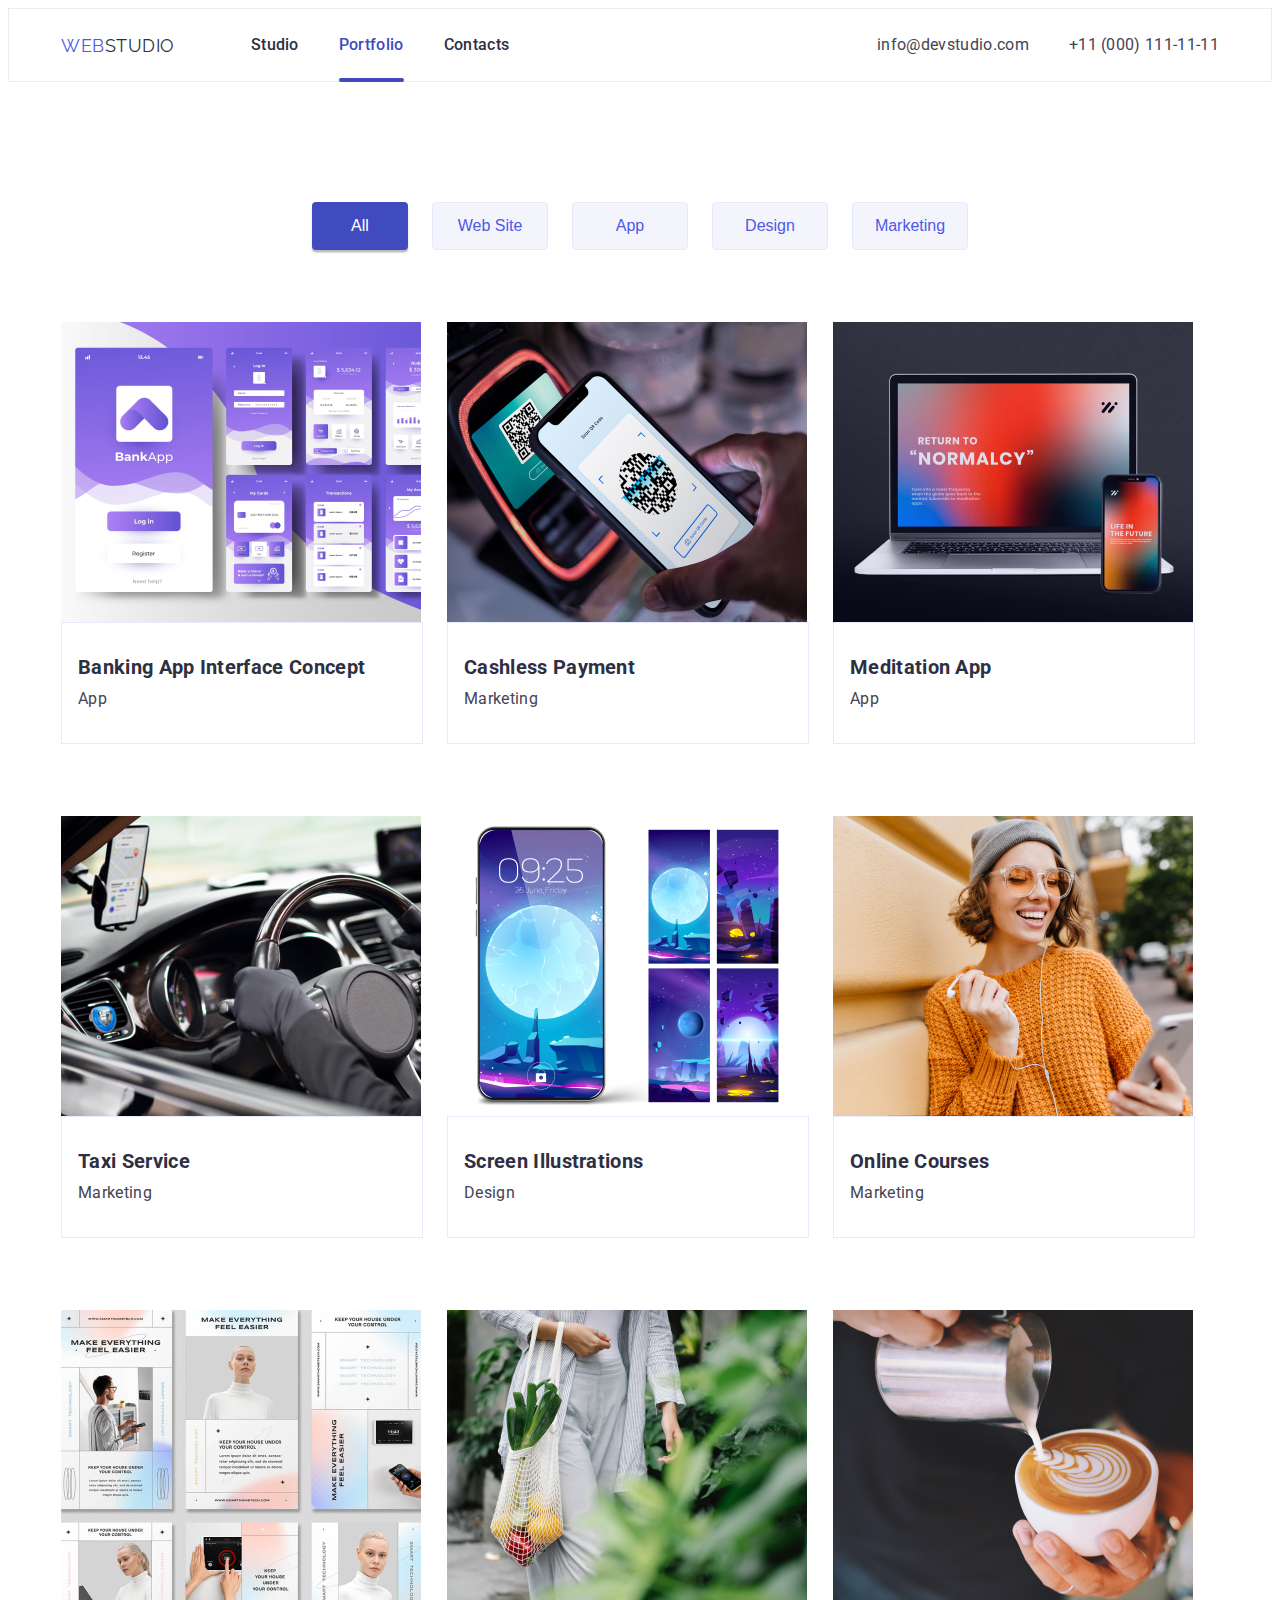
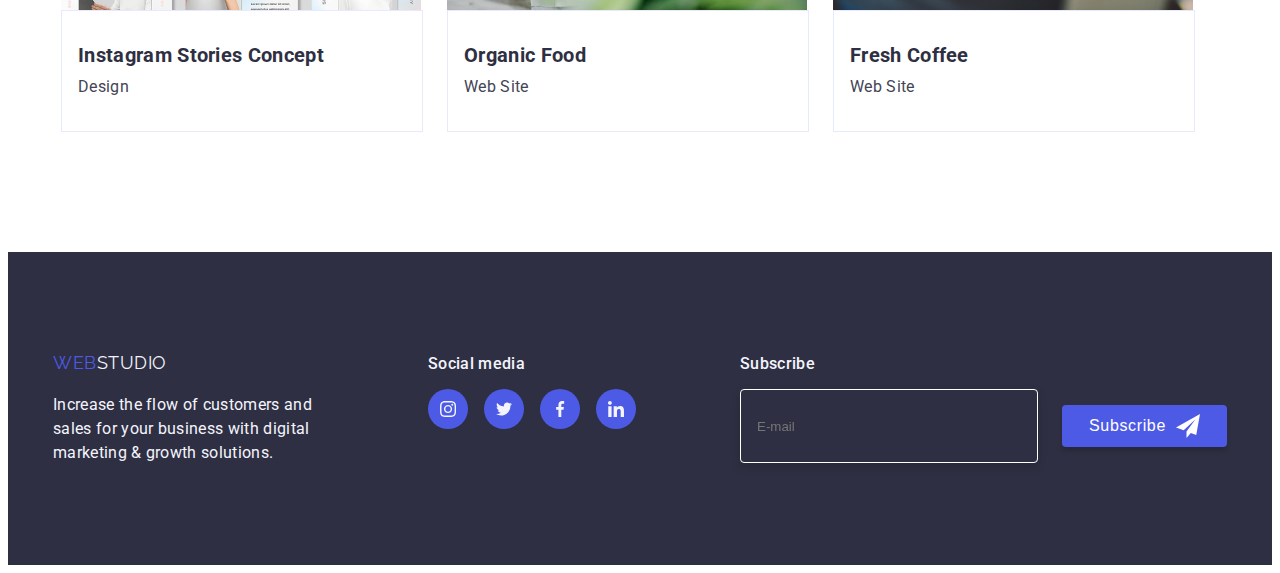
<file: portfolio.html>
<!DOCTYPE html>
<html lang="en">
<head>
   <meta charset="UTF-8">
   <meta http-equiv="X-UA-Compatible" content="IE=edge">
   <meta name="viewport" content="width=device-width, initial-scale=1.0">
   <title>Портфоліо</title>
<!--fint famaly-->
<link rel="preconnect" href="https://fonts.googleapis.com">
<link rel="preconnect" href="https://fonts.gstatic.com" crossorigin>
<link href="https://fonts.googleapis.com/css2?family=Raleway:wght@800&family=Roboto:wght@400;500;700;900&display=swap"
  rel="stylesheet">
<!--normalize-->
<link rel="stylesheet" href="https://cdnjs.cloudflare.com/ajax/libs/modern-normalize/1.1.0/modern-normalize.min.css" integrity="sha512-wpPYUAdjBVSE4KJnH1VR1HeZfpl1ub8YT/NKx4PuQ5NmX2tKuGu6U/JRp5y+Y8XG2tV+wKQpNHVUX03MfMFn9Q==" crossorigin="anonymous"
referrerpolicy="no-referrer"/>

<!--base style-->
   <link rel="stylesheet" href="./css/styles.css">
</head>
<body>
<!--Шапка сайту-->
<header class="header">
  <div class="header-container container">

   <!--Nav-->
   <nav class="header-nav">
    <a class="logo link" href="./index.html">Web<span class="logo-header">Studio</span></a>
    <ul class="header-list list">
      <li class="nav-item">
        <a href="./index.html" class="nav-link link ">Studio</a>
      </li>

      <li class="nav-item">
        <a href="./portfolio.html" class="nav-link link current">Portfolio</a>
      </li>

      <li class="nav-item">
        <a href="./index.html" class="nav-link link">Contacts</a>
      </li>
    </ul>
  </nav>

   <!--Header-->
   <ul class="header-list-cont list">
    <li class="header-link">
      <a class="auth-link  link" href="mailto:info@devstudio.com">
        info@devstudio.com</a>
    </li>
    <li>
      <a class="auth-link  link" href="tel:+11 (000) 111-11-11">
         +11 (000) 111-11-11</a>
    </li>
  </ul>
</div>

</header>

<main>
  <!--Фільтри-->
  <section class="section">
    <div class="container">
      <ul class="list-filters list ">
        <li class="button-filters">
          <button type="button" class="button active-btn">All </button></li>
        <li class="button-filters">
          <button type="button" class="button">Web Site</button></li>
        <li class="button-filters">
          <button type="button" class="button">App</button></li>
        <li class="button-filters">
          <button type="button" class="button">Design</button></li>
        <li class="button-filters">
          <button type="button" class="button">Marketing</button></li>
      </ul>


   <ul class="list card-set">
    <li class="card-set-item portfolio-item">
      <div class="overlay-thumb">
      <img src="./img/bank1.jpg" alt="Портфоліо">
      <div class="overlay-port">
        <p class="overlay-title">
          14 Stylish and User-Friendly App Design Concepts · Task Manager App · Calorie Tracker App · Exotic Fruit Ecommerce App · Cloud Storage App
        </p>
      </div>
    </div>
      <div class="portfolio-wrapper">
      <h2 class="title-portfolio">Banking App Interface Concept</h2>
      <p class="portfolio-description">App</p>
      </div>


    <li class="card-set-item portfolio-item">
      <div class="overlay-thumb">
      <img src="./img/pay2.jpg"    alt="Портфоліо">
      <div class="overlay-port">
        <p class="overlay-title">
          14 Stylish and User-Friendly App Design Concepts · Task Manager App · Calorie Tracker App · Exotic Fruit Ecommerce App · Cloud Storage App
        </p>
      </div>
    </div>
      <div class="portfolio-wrapper">
         <h2 class="title-portfolio">Cashless Payment</span></h2>
      <p class="portfolio-description">Marketing</p>
    </div>
    </li>

    <li class="card-set-item portfolio-item">
       <div class="overlay-thumb">
      <img src="./img/laptop3.jpg"  alt="Портфоліо">
      <div class="overlay-port">
        <p class="overlay-title">
          14 Stylish and User-Friendly App Design Concepts · Task Manager App · Calorie Tracker App · Exotic Fruit Ecommerce App · Cloud Storage App
        </p>
      </div>
    </div>
      <div class="portfolio-wrapper">
      <h2 class="title-portfolio">Meditation App</span></h2>
      <p class="portfolio-description">App</p>
    </div>
    </li>
    <li class="card-set-item portfolio-item">
       <div class="overlay-thumb">
      <img src="./img/taxi4.jpg"
      alt="Портфоліо">
      <div class="overlay-port">
        <p class="overlay-title">
          14 Stylish and User-Friendly App Design Concepts · Task Manager App · Calorie Tracker App · Exotic Fruit Ecommerce App · Cloud Storage App    </p>
      </div>
    </div>
      <div class="portfolio-wrapper">
      <h2 class="title-portfolio">Taxi Service</span></h2>
      <p class="portfolio-description">Marketing</p>
    </div>
    </li>
    <li class="card-set-item portfolio-item">
       <div class="overlay-thumb">
      <img src="./img/phone4.jpg" alt="Портфоліо">
      <div class="overlay-port">
        <p class="overlay-title">
          14 Stylish and User-Friendly App Design Concepts · Task Manager App · Calorie Tracker App · Exotic Fruit Ecommerce App · Cloud Storage App        </p>
      </div>
    </div>
      <div class="portfolio-wrapper">
      <h2 class="title-portfolio">Screen Illustrations</span></h2>
      <p class="portfolio-description">Design</p>
    </div>
    </li>
    <li class="card-set-item portfolio-item">
       <div class="overlay-thumb">
      <img src="./img/girl6.jpg" alt="Портфоліо">
      <div class="overlay-port">
        <p class="overlay-title">
         14 Stylish and User-Friendly App Design Concepts · Task Manager App · Calorie Tracker App · Exotic Fruit Ecommerce App · Cloud Storage App
        </p>
      </div>
    </div>
      <div class="portfolio-wrapper">
      <h2 class="title-portfolio"><span lang="en">Online Courses</span></h2>
      <p class="portfolio-description">Marketing</p>
    </div>
    </li>
    <li class="card-set-item portfolio-item">
       <div class="overlay-thumb">
      <img src="./img/card7.jpg" alt="Портфоліо">
      <div class="overlay-port">
        <p class="overlay-title">
          14 Stylish and User-Friendly App Design Concepts · Task Manager App · Calorie Tracker App · Exotic Fruit Ecommerce App · Cloud Storage App        </p>
      </div>
    </div>
      <div class="portfolio-wrapper">
      <h2 class="title-portfolio">Instagram Stories Concept</span></h2>
      <p class="portfolio-description">Design</p>
    </div>
    </li>
    <li class="card-set-item portfolio-item">
       <div class="overlay-thumb">
      <img src="./img/food8.jpg" alt="Портфоліо">
      <div class="overlay-port">
        <p class="overlay-title">
         14 Stylish and User-Friendly App Design Concepts · Task Manager App · Calorie Tracker App · Exotic Fruit Ecommerce App · Cloud Storage App
        </p>
      </div>
    </div>
      <div class="portfolio-wrapper">
      <h2 class="title-portfolio">Organic Food</h2>
      <p class="portfolio-description">Web Site</p>
    </div>
    </li>
    <li class="card-set-item portfolio-item">
       <div class="overlay-thumb">
      <img src="./img/cofee9.jpg" alt="Портфоліо">
      <div class="overlay-port">
        <p class="overlay-title">
         14 Stylish and User-Friendly App Design Concepts · Task Manager App · Calorie Tracker App · Exotic Fruit Ecommerce App · Cloud Storage App
        </p>
      </div>
    </div>
      <div class="portfolio-wrapper">
      <h2 class="title-portfolio"><span lang="en">Fresh Coffee</span></h2>
      <p class="portfolio-description">Web Site</p>
    </div>
    </li>
   </ul>
 </div>
  </section>
</main>
<!--Підвал-->
<footer class="footer">
  <div class="container footer-container">
    <div class="footer-address">
    <a class="logo-footer link" href="./index.html"
      >Web<span class="logo-footer-span">Studio</span></a
    >
    <div class="footer-wrapper">
      <p class="address-discription">
        Increase the flow of customers and sales for your business with digital marketing & growth solutions.
      </p>
      <!-- <ul class="address-list list">
        <li>
          <a
            href="https://goo.gl/maps/yUURAm4yrq9FxePc8"
            target="_blank"
            class="footer-link link"
            >м. Київ, пр-т Лесі Українки, 26</a>
        </li>
        <li>
          <a class="footer-address-link link" href="mailto:info@devstudio.com">info@devstudio.com</a>
        </li>
        <li>
          <a class="footer-address-link link" href="tel:+380961111111">+380961111111</a>
        </li>
      </ul> -->
    </div>
  </div>
  <div class="footer-socials">
    <p class="footer-title">Social media</p>
    <ul class="socials-footer-dark list">

      <li class="socials-item-dark">
        <a class="socials-link-dark link"
        href="https://www.instagram.com/"
        target="_blank"
        rel="noopener noreferrer"
        aria-label="Instagram icon">
        <svg class="socials-icon-dark" width="16" height="16">
          <use href="./img/icons.svg#icon-instagram"></use>
        </svg>
      </a>
      </li>
      <li class="socials-item-dark">
        <a class="socials-link-dark link"
        href="https://www.twitter.com/"
        target="_blank"
        rel="noopener noreferrer"
        aria-label="Twitter icon">
        <svg class="socials-icon-dark" width="16" height="16">
          <use href="./img/icons.svg#icon-twitter"></use>
        </svg>
      </a>
      </li>
      <li class="socials-item-dark">
        <a class="socials-link-dark link"
        href="https://www.facebook.com/"
        target="_blank"
        rel="noopener noreferrer"
        aria-label="Facebook icon">
        <svg class="socials-icon-dark" width="16" height="16">
          <use href="./img/icons.svg#icon-facebook"></use>
        </svg>
      </a>
      </li>
      <li class="socials-item">
        <a class="socials-link-dark link"
        href="https://www.linkedin.com/"
        target="_blank"
        rel="noopener noreferrer"
        aria-label="Linkedin icon">
        <svg class="socials-icon" width="16" height="16">
          <use href="./img/icons.svg#icon-linkedin"></use>
        </svg>
      </a>
      </li>
    </ul>

  </div>
  <div class="footer-form">
    <p class="footer-title">Subscribe</p>
    <form class="footer-form-mailing" name="mailing_list" action="">
      <label for="">
      <input class="footer-input" type="email" required placeholder="E-mail">
    </label>
      <button class="footer-button" type="submit">Subscribe
        <svg class="footer-icon" width="24" height="24">
          <use href="./img/icons.svg#icon-send"></use>
        </svg>

      </button>

    </form>


  </div>

</footer>
</body>
</html>
</file>
<file: css/styles.css>
:root {
  --main-title-color: #FFFFFF;
  --background-main-color: #FFFFFF;

  --sacondary-title-color: #2E2F42;
  --text-title-color: #434455;  
  --text-color: #F4F4FD;
  --accent-color:  #4D5AE5;
  --accent-color-text: #404BBF;
  --accent-color-hover: #31D0AA;
  --items: 1;




  --btn-radius: 25px;
  --indent: 24px;
  --indent-horizontal: 72px;

  --header-idx: 10;
  --modal-idx: 100;
  --menu-idx: 1000;

  --anim-fast: 300ms ease-out;
  --anim-slow: 800ms ease;
}
/**
  |============================
  | Base styles
  |============================
*/
body {
  font-family: 'Roboto', sans-serif;
  font-size: 16px;
  letter-spacing: 0.02em;
  background-color: var(--main-title-color);
  color: var(--sacondary-title-color);
}
/**
  |============================
  | Card set
  |============================
*/

.card-set {
  display: flex;
  flex-wrap: wrap;
  
  row-gap: var(--indent-horizontal);
  column-gap: var(--indent);
}

.card-set-item {
  flex-basis: calc((100% - 72px) / 3);
}


/**
  |============================
  | reset
  |============================
*/

/* Стили для обнуления верхних отступов у элементов  */
h1,
h2,
h3,
h4,
h5,
h6,
p {
  margin: 0;
}

/* Класс для обнуления базовых свойств у списков (ul)  */
.list {
  list-style: none;
  padding-left: 0;
  margin: 0;
}

/* Класс для обнуления базовых свойств у ссылок  */
.link {
  text-decoration: none;
  color: inherit;
}
/* Респонсивные контентные изображения  */
/* Свойства для корректного отображения картинок  */
img {
  display: block;
  max-width: 100%;
  height: auto;
}

/* Свойства для обнуления курсива у address  */

address {
  font-style: normal;
}

/* components */

.visually-hidden {
  position: absolute;
  width: 1px;
  height: 1px;
  margin: -1px;
  border: 0;
  padding: 0;

  white-space: nowrap;
  clip-path: inset(100%);
  clip: rect(0 0 0 0);
  overflow: hidden;
}
/* reset and*/

.list {
  list-style: none;
}
.link {
  text-decoration: none;
}
.section {
  padding:  54px 0;

 }
@media screen and (min-width: 480px) {
  .section {
  padding: 96px 0;
 
}
}
@media screen and (min-width: 1158px) {
  .section {
  padding:  120px 0;
}
}

.container { 
  
  padding: 0 16px;
  margin: 0 auto;
  /* outline: 2px solid red;
  outline-offset: -2px; */
}
/* phone*/
@media screen and (min-width: 480px) {
  .container {
  width: 428px;
  }
}
/* tablet*/
@media screen and (min-width: 768px) {
  .container {
    width: 766px;
    padding: 0 15px;
  }
}
/* desc*/
@media screen and (min-width: 1158px) {
  .container {
  width: 1158px;
  }
  }
/**
  |============================
  | Шапка сайту
  |============================
*/
html {
  scroll-behavior: smooth;
}
.header {
  background-color: var(--background-main-color);
  border: 1px solid #ECECEC;
 
} 
.header-container {
  display: flex;
  align-items: center;
  justify-content: space-between;
}

.header-nav {
    margin-right: auto;
  align-items: center;
  display: flex;

  
}
@media screen and (max-width: 767px) {
 .header-nav {
 padding-top: 24px;
  padding-bottom: 22px; 
 }
}


@media only screen and (min-width: 1158px) {
  .header-nav {
    padding: 0;
    display: flex;
    
    /* margin: auto; */
  }
}



.logo {
  font-family: 'Raleway';
  font-size: 18px;
  text-transform: uppercase;
  line-height: calc(21 / 18);
  letter-spacing: 0.03em;
  color: var(--accent-color);
     
}


.logo-header {
  color: var(--sacondary-title-color);
  
}
@media only screen and (min-width: 767px) {
  .logo-header {
    padding-right: 120px;    
  }}
  @media only screen and (min-width: 1158px) {
    .logo-header {
      padding-right: 76px;    
    }}



.header-list {
  display: flex;
  align-items: center;
  gap: 40px;
  margin-right: auto;

 
}
@media only screen and (max-width: 767px) {
  .header-list {
    display: none;    
  }
}


.header-list-cont {
  
}

@media only screen and (max-width: 767px) {
  .header-list-cont {
    display: none;    
  }
}
@media only screen and (min-width: 768px) and (max-width: 1157px) {
  .header-list-cont {
          
     display: flex;
    flex-direction: column;
    list-style: none;
    gap: 12px;
     
  }
}
@media only screen and (min-width: 1158px) {
  .header-list-cont {
  margin-left: auto;
    display: flex;
    gap: 40px;
  }
}





.nav-link {
  position: relative;
  bottom: 0;
  display: block; 
  font-weight: 500;  
  line-height: calc(24 / 16);
  padding-top: 24px;
    padding-bottom: 24px;
  
  color: var(--sacondary-title-color);
  align-items: center;

  transition-property: color;
  transition-duration: 250ms;
  transition-timing-function: cubic-bezier(0.4, 0, 0.2, 1);
}



.nav-link:hover,
.nav-link:focus,
.current {
  color: var(--accent-color-text);
}
.nav-link.current::after {
  content: "";
   position: absolute;
  left: 0;
  bottom: -1px;
  width: 100%;
  height: 4px;

  border-radius: 2px;
  background-color: var(--accent-color-text);

  transition: transform 250ms, opacity 250ms;
}
.nav-link:hover::after,
.nav-link:focus::after {
  opacity: 1;
}




.auth-link {
  position: relative;
  bottom: 0;
 
  align-content: center;
  font-weight: 400;
  
  line-height: calc(16 / 12);
  
  color: var(--text-title-color);
 margin-right: auto;
 

 justify-content: center;
  align-items: center;
    
    
    /* padding-bottom: 24px;
  padding-top: 24px;   */

  transition-property: color;
  transition-duration: 250ms;
  transition-timing-function: cubic-bezier(0.4, 0, 0.2, 1);
}
@media screen and (min-width: 1158px) {
  .auth-link {
  
    display: flex;  
  }
  }
.auth-link:hover,
.auth-link:focus {
  color: var(--accent-color-text);
}
.auth-link:hover::after {
  transition: transform 250ms, opacity 250ms;
}


.header-icon {
  fill: currentColor;
 }

/**
  |============================
  |      Герой
  |============================
*/


.hero {
  
   max-width: 1440px; 
  margin: 0 auto;
  background-color: #2f303a;
  text-align: center;
  padding-top: 112px;
  padding-bottom: 112px;
 
  background-repeat: no-repeat;
background-position: center;
background-size: cover;
background-image: linear-gradient(rgba(46, 47, 66, 0.7), rgba(46, 47, 66, 0.7)), 
url(../img/hero/people-office_mob@1x.jpg);
}
/*---retina --*/
@media (min-device-pixel-ratio: 2), (min-resolution: 192dpi), (min-resolution: 2dppx) {
  .hero {
    background-image: linear-gradient(rgba(46, 47, 66, 0.7), rgba(46, 47, 66, 0.7)), 
url(../img/hero/people-office_mob@2x.jpg);
  }
}
/*--tab img*/
@media screen and (min-width: 429px) {
  .hero {
    background-image: linear-gradient(rgba(46, 47, 66, 0.7), rgba(46, 47, 66, 0.7)), 
    url(../img/hero/people-office_tab@1x.jpg);
  }
  @media (min-device-pixel-ratio: 2), (min-resolution: 192dpi), (min-resolution: 2dppx) {
    .hero {
      background-image: linear-gradient(rgba(46, 47, 66, 0.7), rgba(46, 47, 66, 0.7)), 
  url(../img/hero/people-office_tab@2x.jpg);
    }
  }
}
 /*--des img*/
@media screen and (min-width: 769px) {
  .hero {
    background-image: linear-gradient(rgba(46, 47, 66, 0.7), rgba(46, 47, 66, 0.7)), 
    url(../img/hero/people-office\ 1_des@1x.jpg);
    
  }
  @media (min-device-pixel-ratio: 2), (min-resolution: 192dpi), (min-resolution: 2dppx) {
    .hero {
      background-image: linear-gradient(rgba(46, 47, 66, 0.7), rgba(46, 47, 66, 0.7)), 
  url(../img/hero/people-office\ 1_des@2x.jpg);
    
    }
  }
}
@media screen and (min-width: 1152px) {
  .hero {
    padding-top: 188px;
  padding-bottom: 188px; 
  }
}

.hero-container {
    display: block;
    align-items: center;

}

.hero-title {
  align-items: center;
  font-weight: 700;
  font-size: 36px;
  line-height: calc(40 / 36);
max-width: 320px;  
  letter-spacing: 0.02em;
  color: var(--main-title-color);
  
  margin-left: auto;
  margin-right: auto;
}
@media screen and (min-width: 768px) {
 .hero-title {
    max-width: 496px; 
    font-size: 56px; 
   line-height: calc(60 / 56);
   
  }
}

.hero-button {

  padding: 16px 32px;
  min-width: 169px;
  min-height: 56px;
  font-weight: 500;
  
  line-height: calc(24 / 16);
  letter-spacing: 0.04em;
  color: var(--main-title-color);
  
  background: var(--accent-color);
  box-shadow: 0px 4px 4px rgba(0, 0, 0, 0.15);
  border-radius: 4px;
    border: none;

  margin-top: 72px;
  cursor: pointer;
  transition-property: background-color;
transition-duration: 250ms;
transition-timing-function: cubic-bezier(0.4, 0, 0.2, 1);
}


@media only screen and (min-width: 767px) {
 .hero-button {
   margin-top: 36px;   
  }
}
@media only screen and (min-width: 1158px) {
 .hero-button {
   margin-top: 48px;   
  }
}


.hero-button:hover,
  .hero-button:hover {
    background-color: var(--accent-color-text);
  }

/**
  |============================
  |        Особливості
  |============================
*/
.about {
  
}


.about-tittle-img{
  
  content: "";
  display: none;
    align-items: center;
  justify-content: center;
background-repeat: no-repeat;
background-position: center;

height: 112px;
background-color: var(--text-color);
border-radius: 4px;
box-sizing: content-box;
}
@media only screen and (min-width: 1158px) {
   .about-tittle-img {
    display: flex;
    
  }
}

.about-list {
  display: flex;
  align-items: center;
  flex-wrap: wrap;
  gap: 72px 24px;
}
@media screen and (min-width: 768px) {
 .about-list {
  
   --items: 2;
  }
}
@media screen and (min-width: 1158px) {
  .about-list {
--items: 4; 
  }
}

.about-tittle {
width: 396px;
}
@media only screen and (min-width: 768px) {
   .about-tittle {
width: 356px;
--items: 2;
}
}
@media only screen and (min-width: 1158px) {
   .about-tittle {
width: 264px;
}
}


.about-sub-tittle {
   font-weight: 700;
  font-size: 36px;
  line-height: calc(40 / 36);
  text-align: center;
margin-top: 8px;
margin-bottom: 8px;

}
@media screen and (min-width: 768px) {
  .about-sub-tittle {
    text-align: start;
}
}
@media screen and (min-width: 1158px) {
  .about-sub-tittle {
     font-weight: 500;
  font-size: 20px;
  line-height: calc(24 / 20);
}
}


.about-description {
 line-height: calc(24 / 16);

  color: var(--text-title-color);
}


/**
  |============================
  | Чим займаємось
  |============================
*/
.section-dev {
  display: none;
}
@media screen and (min-width: 1158px) {
 .section-dev  {
    display: block;
     
  }
}
.container-dev {
  display: none;
}
@media screen and (min-width: 1158px) {
  .container-dev {
    display: block;
  }
}
.section-title {
  font-size: 36px;
  line-height: calc(40 / 36);
  text-align: center;
  
   display: block; 
  margin-bottom: 72px;
}
.dev-list {
  display: flex;
  align-items: center;
  justify-content: center;
  

}
.dev-item:not(:last-child) {
margin-right: 24px;
}
.dev-item {
  position: relative;
}



/**
  |============================
  | Наша команда
  |============================
*/
.team {
background-color: var(--text-color);
 
}
@media only screen and (min-width: 769px) and (max-width: 1157) {
  .team-container {
    max-width: 460px;
  } 
  }

.team-title {
   
  margin-bottom: 72px;

  font-size: 36px;
  line-height: calc(40 / 36);
  text-align: center;
}

.team-list {
  
  display: flex;
    flex-direction: column;
    align-items: center;

    justify-content: center;
  
}
@media screen and (min-width: 768px) {
  .team-list  {
    flex-direction: row;
    --items: 2;
    row-gap: 64px;
    
  }
}
@media screen and (min-width: 1158px) {
  .team-list {
    --items: 4;
    row-gap: var(--indent-horizontal);
    
  }
}
.team-wrapper {
  padding-top: 32px;
  padding-bottom: 32px;
  box-shadow: 0px 1px 6px rgba(46, 47, 66, 0.08), 0px 1px 1px rgba(46, 47, 66, 0.16), 0px 2px 1px rgba(46, 47, 66, 0.08);
  border-radius: 0px 0px 4px 4px;
}
.card-set-items {
  background: var(--background-main-color);
}

.team-name {
  font-weight: 500;
  font-size: 20px;
  line-height: calc(24 / 20);
  text-align: center;
  margin-bottom: 8px;
  
}
.team-description {
  font-size: 16px;
  line-height: calc(24 / 16);
  text-align: center;
  color: var(--text-title-color);
}
.socials {
  display:flex;
  justify-content: center;
  align-items: center;
   margin-top: 8px;
   gap: 24px;
}
@media screen and (min-width: 768px) {
  .container {
     gap: 16px;
  }
}


.socials-link {
display: flex;
justify-content: center;
align-items: center;
width: 40px;
height: 40px;
border-radius: 50%;
background: var(--accent-color);
fill: #F4F4FD;

transition-property: background-color, fill;
transition-duration: 250ms;
transition-timing-function: ease-out;
}

.socials-link:hover,
.socials-link:focus  {
  background-color:  var(--accent-color-text);
  fill: var(--text-color);
  
}
/**
  |============================
  | Постійні клієнти
  |============================
*/
.section-clients {

}
.container-clients {
 

}
@media screen and (min-width: 768px) {
  .container-clients {
       width: 552px;
       padding: 0;
   }
 }
 @media screen and (min-width: 1158px) {
  .container-clients {
       width: 1128px;
   }
 }

.clients-title {
  font-size: 36px;
  line-height: calc(40 / 36);
  text-align: center;
  display: block;
  margin-bottom: 72px;
    }
    


.clients-list {
  display: flex;
  align-items: center;
  justify-content: center;
  flex-wrap: wrap;
    gap: 72px 16px; 
   --items: 2;  
  }

@media screen and (min-width: 768px) {
  .clients-list {
       --items: 3;
         gap: 72px 24px; 
   }
 }
 @media screen and (min-width: 1158px) {
  .clients-list  {
 --items: 4;
 
   }
 }

.clients-item {
  
  width: calc((100% - 16px) / 2);
  height: 88px;
}
@media screen and (min-width: 768px) {
  .clients-item {
    width: 168px;
   }
 }
 

.clients-link {
display: flex;
justify-content: center;
  align-items: center;
  fill:#8E8F99;
  width: 100%;
  height: 100%;
  border: 1px solid #8E8F99;
  border-radius: 4px;
  transition-property: border, fill;
transition-duration: 250ms;
transition-timing-function: cubic-bezier(0.4, 0, 0.2, 1);
}

.clients-link:hover,
.clients-link:focus {
  border: 1px solid var(--accent-color-text);
  fill: var(--accent-color-text);
}

/**
  |============================
  | Підвал
  |============================
*/


.footer {
  background: var(--sacondary-title-color);
  
    padding-top: 96px;
    padding-bottom: 96px;

    margin-left: auto;
    margin-right: auto;
    
    padding-left: 15px;
    padding-right: 15px;
   
}
  @media screen and (min-width: 1158px) {
 .footer {
  /* padding: 60px 0; */
  padding-top: 100px;
  padding-bottom: 100px;
  }
  }


.footer-container { 

    display: flex;
    flex-wrap: wrap;
    row-gap: 72px;
    column-gap: 24px;
    align-items:center;
     align-items: baseline;
     text-align: center; 
    justify-content: center;
    
}
@media screen and (min-width: 767px) and (max-width: 1157px)  {
  .footer-container {
     flex-direction: row;
    flex-wrap: wrap;
    text-align: left; 
    max-width: 552px;
    justify-content: flex-start;
    padding-left: 0;
 
}
}

@media screen and (min-width: 1158px) {
  .footer-container {
    flex-wrap: nowrap;
  flex-direction: row;
    align-items: baseline;
    width: 1128;
  }
  }
  



.footer-address {
  flex-wrap: wrap;
  }

@media screen and (min-width: 1158px) {
  .footer-address {
    min-width: 231px;
    margin-right: 120px;
    text-align: left;
  }
  }
.logo-footer {
  font-family: 'Raleway';
  font-style: normal;
  font-size: 18px;
  line-height: calc(31 / 26);
  letter-spacing: 0.03em;
  color: var(--accent-color);
  text-transform: uppercase;
}
.logo-footer-span {
  color: var(--text-color);
}
.footer-wrapper {
 margin-top: 20px;
 width: 268px; 
 
 }
 @media screen and (min-width: 768px) {
  .footer-wrapper {
    width: 264px; 
  }
  }


.address-discription {
  color: var(--text-color);
 /* width: 264px; */
 font-weight: 400;
font-size: 16px;
line-height: 24px;
letter-spacing: 0.02em;

}


.socials-footer-dark {
display: flex;
justify-content: center;
  align-items: center;
  gap: 16px;

}

.footer-socials {
  margin-right: 0;
}

@media screen and (min-width: 1158px) {
  .footer-socials {
    margin-right: 80px;
  }
  }

.footer-title {
 
  color: var(--text-color);
      margin-bottom: 16px;
      font-weight: 500;
      }
      @media screen and (min-width: 1158px) {
        .footer-title {
          text-align: left;
        }
        }

.socials-link-dark {
  margin-left: auto;
  margin-right: auto;



  display: flex;
  justify-content: center;
  align-items: center;
  width: 40px;
  height: 40px;
  border-radius: 50%;
  background:  var(--accent-color);;
  fill: var(--text-color);

  transition-property: background-color;
  transition-duration: 250ms;
  transition-timing-function: cubic-bezier(0.4, 0, 0.2, 1);
}
.socials-link-dark:hover,
.socials-link-dark:focus  {
  background-color: var(--accent-color-hover);
  fill: var(--main-title-color);
}


.footer-form {
  
    align-items: center;
    justify-content: center;
}

.footer-form-mailing { 

}
@media screen and (min-width: 769px) {
   
  .footer-form-mailing {
  display: flex; 
  justify-content: center;
  align-items: center;
}
}


.footer-input {
  justify-content: center;
padding: 8px 16px;
margin-bottom: 16px;
width: 100%;

  max-width: 398px;
 
   
  background-color: var(--sacondary-title-color);
  color: var(--main-title-color);
  outline: 2px solid transparent;
  border: 1px solid #FFFFFF;
  filter: drop-shadow(0px 4px 4px rgba(0, 0, 0, 0.15));
  border-radius: 4px;
  }
  @media screen and (min-width: 769px) {
   
    .footer-input {
      padding: 16px;
    display: flex; 
    width: 264px; 
    height: 40px;
   margin-right: 24px; 
   margin-bottom: 0;
  }
  }

  .footer-button {
    display: inline-flex;
    gap: 10px;

    padding: 9px 3px;
    min-width: 165px;
    min-height: 40px;
    font-weight: 500;
    font-size: 16px;
    line-height: calc(24 / 16);
    letter-spacing: 0.04em;
    color: var(--main-title-color);
    cursor: pointer;
    background: var(--accent-color);
    box-shadow: 0px 4px 4px rgba(0, 0, 0, 0.15);
    border-radius: 4px;
      border: none;
      justify-content: center;
    align-items: center;
    transition-property: background-color;
transition-duration: 250ms;
transition-timing-function: cubic-bezier(0.4, 0, 0.2, 1);
  }
  .footer-button:hover,
  .footer-button:hover {
    background-color: var(--accent-color-text);
  }






/*-------Портфоліо--*/
/*-------Фільтри--*/
.list-filters {
  display: flex;
  justify-content: center;
  align-items: center;
   gap: 24px;
margin-bottom: 72px;
}
.button {
  min-width: 116px;
  min-height: 48px;
  font-size: 16px;
  line-height: calc(24 / 16);
  text-align: center;
  border-style: none;
  cursor: pointer;
  border-radius: 4px;
color: var(--accent-color);
   border: 1px solid #E7E9FC;
  background: var(--text-color);



  transition-property: background-color, color, box-shadow;
  transition-duration: 250ms;
  transition-timing-function: cubic-bezier(0.4, 0, 0.2, 1);


}
.button:hover,
.button:focus {
  background-color: var(--accent-color-text);
  color: var(--main-title-color);
  border-style: none;
  border-radius: 4px;
 box-shadow: 0px 3px 1px rgba(0, 0, 0, 0.1), 0px 2px 1px rgba(0, 0, 0, 0.08), 0px 2px 2px rgba(0, 0, 0, 0.12);
}
.active-btn {
  min-width: 96px;
  min-height: 48px;
  border-style: none;
  background-color:  var(--accent-color-text);
  color: var(--main-title-color);
 box-shadow: 0px 3px 1px rgba(0, 0, 0, 0.1), 0px 2px 1px rgba(0, 0, 0, 0.08), 0px 2px 2px rgba(0, 0, 0, 0.12);
  border-radius: 4px;
}

.portfolio-wrapper {
  border:1px solid #E7E9FC;
  padding: 32px 16px;
}
.card-set-item {
  transition-property: box-shadow;
  transition-duration: 250ms;
  transition-timing-function: cubic-bezier(0.4, 0, 0.2, 1);
}

.card-set-item:hover,
.card-set-item:focus {

  box-shadow: 0px 1px 1px rgba(0, 0, 0, 0.12), 0px 4px 4px rgba(0, 0, 0, 0.06), 1px 4px 6px rgba(0, 0, 0, 0.16);

}

.overlay-thumb {
  position: relative;
  overflow: hidden;
}
.overlay-port {
  position: absolute;
  top: 0;
  left: 0;
  transform: translateY(100%);
  padding-left: 20px;
  padding-right: 20px;
  display: flex;
  align-items: center;
  color: var(--text-color);

  width: 100%;
  height: 100%;
  background: var(--accent-color);
  backdrop-filter: blur(3px);

  transition:  transform 250ms  cubic-bezier(0.4, 0, 0.2, 1);
  user-select: none;
}
.portfolio-item:hover .overlay-port {
  transform: translateY(0);
}
.overlay-title {
  text-transform: none;
   text-align: left;
  font-weight: 400;
  line-height: calc(24/16);
font-size: 16px;
letter-spacing: 0.02em;
}


.title-portfolio {
  margin-bottom: 8px;
    font-size: 20px;
  line-height: calc(24 / 20);

}
.portfolio-description {
  font-size: 16px;
  line-height: calc(24 / 16);
  color: var(--text-title-color);
}

/**
  |============================
  | modal window
  |============================
*/
.backdrop {
  position: fixed;
  top: 0;
  left: 0;
  z-index: 100;
  width: 100%;
  height: 100%;
  background-color: rgba(0, 0, 0, 0.2);
  backdrop-filter: blur(1px);
  transition: opacity 150ms, liniar, visibility 150ms;
  overflow: scroll;
}
.backdrop.is-hidden {
  opacity: 0;
  visibility: hidden;
  pointer-events: none;
}
.modal {
  position: absolute;
  top: 20px;
  left: 50%;
  transform: translatex(-50%);
  width: 92%;
  height: auto;
  

  padding-top: 72px;

  padding-left: 16px;
  padding-right: 16px;
  padding-bottom: 24px;
  background-color: var(--background-main-color);
  box-shadow: 0px 1px 3px rgba(0, 0, 0, 0.12), 0px 1px 1px rgba(0, 0, 0, 0.14), 0px 2px 1px rgba(0, 0, 0, 0.2);
border-radius: 4px;
transition: transform 250ms,  opacity 250ms;
}

@media screen and (min-width: 429px) {
  .modal  {
    
    
   width: 408px;
  min-height: 584px; 
  }
  }

@media screen and (min-width: 765px) {
  .modal  {
    padding-left: 24px;
  padding-right: 24px;
   
  }
  }
  @media screen and (min-width: 1158px) {
    .modal  {
      top: 50%;
        transform: translatex(-50%) translateY(-50%);
      
     
    }
    }



.backdrop.is-hidden .modal {
  opacity: 0;
  transform: translatex(-50%) translateY(-50%);
}
.modal-btn {
  position: absolute;
  top: 24px;
  right: 8px;
  width: 24px;
  height: 24px;
  padding: 0;
  margin-right: 24px;
  display: flex;
  justify-content: center;
  align-items: center;

  border-radius: 50%;
  background: var(--background-main-color);
border: 1px solid rgba(0, 0, 0, 0.1);
cursor: pointer;
transition-property: background-color, fill;
  transition-duration: 250ms;
  transition-timing-function: cubic-bezier(0.4, 0, 0.2, 1);
}

.modal-btn:hover,
.modal-btn:focus,
.modal-icon:hover,
.modal-icon:focus {
  
  background-color: var(--accent-color-text);
  fill: #fff;
}

 


.modal-form-group {
  margin-bottom: 16px;
}
.modal-label {
  display: block;
  text-align: center;
  margin-bottom: 16px;
  
  font-size: 16px;
  line-height: calc(24 / 16);
  }

.modal-form-label {
  display: block;
  font-size: 12px;
  margin-bottom: 4px;
  color: var(--text-title-color);

}
.modal-form-wraper {
  position: relative;
  margin-bottom: 8px;



}
.modal-form-field {
  width: 100%;
  height: 40px;
  padding-left: 38px;
  padding-right: 38px;
color: #000;
  border: 1px solid rgba(46, 47, 66, 0.4);
  border-radius: 4px;
  outline: 1px solid transparent;
  outline-offset:-1px;
  transition: outline var(--anim-fast);

}
.modal-form-field:focus {
outline-color: var(--accent-color-text);

}
.modal-form-icon {
  position: absolute;
  top: 50%;
  left: 16px;
  fill: var(--sacondary-title-color);
  transform: translateY(-50%);

  transition: fill var(--anim-fast);
}

.modal-form-field:focus+ .modal-form-icon {
fill: var(--accent-color-text);

}
.modal-form-message {
  display: block;
width: 100%;
height: 120px;
padding: 16px 20px;
font-size: 12px;
color: var(--sacondary-title-color);
resize: none;
border-radius: 4px;
border: 1px solid rgba(33, 33, 33, 0.2);
outline: 1px solid transparent;

  outline-offset:-1px;
  transition: outline var(--anim-fast);
}
.modal-form-message:focus {
  outline-color: var(--accent-color);
}




.modal-form-aqreement {
  display: flex;
   align-items: center;
   margin-bottom: 24px;
  min-height: 24px;
}
.modal-form-aqreement-icon {
  fill: var(--sacondary-title-color);
}
.modal-form-aqreement-desc {
  font-size: 12px;
  user-select: none;
  
}
.modal-form-aqreement-link {
  color: var(--accent-color);
}
.modal-form-descr {
  margin-left: 8px;
}
.modal-form-btn {
  min-height: 56px;
  min-width: 169px;
}


/* ----коментарий--- */
/* 
.modal-form-checkbox {
  appearance: none;
  width: 15px;
  height: 16px;


  outline: 2px solid transparent ;
  outline-offset:-2px;
  border-radius: 2px;
  border: 1px solid rgba(33, 33, 33, 0.2);

  background-position: center;
  background-repeat: no-repeat;
  background-size: 0;
  background-image: url("data:image/svg+xml,%3Csvg width='13' height='10' viewBox='0 0 13 10' fill='none' xmlns='http://www.w3.org/2000/svg'%3E%3Cpath d='M1.95703 4.75166L1.88825 4.68604L1.81923 4.75141L0.93123 5.59258L0.854858 5.66492L0.930974 5.73753L4.42671 9.07236L4.49574 9.1382L4.56476 9.07236L12.069 1.91352L12.1449 1.84116L12.069 1.76881L11.1873 0.927644L11.1183 0.861826L11.0493 0.927611L4.49577 7.17353L1.95703 4.75166Z' fill='white' stroke='white' stroke-width='0.2'/%3E%3C/svg%3E");

  transition: 250ms;
}
.modal-form-checkbox:checked {
outline-color: var(--accent-color);
background-color:  var(--accent-color);

background-size: 11px 8px;
}

.modal-form-aqreement-link {
  color: var(--accent-color);
  text-underline-position: under;
} */

/* -----Коментарий  */
.uncheck {
  border: 1px solid rgba(46, 47, 66, 0.4);

  opacity: 1;
  transition: 250ms;
}
.modal-form-checkbox:checked +
.modal-form-aqreement-icon .uncheck {
  opacity: 0;
}

.check {
  opacity: 0;
  transition: 250ms;
}
.modal-form-checkbox:checked +
.modal-form-aqreement-icon .check {
  opacity: 1;
}


.modal-form-btn {
  display: block;
  margin: 0 auto;

}

/**
  |============================
  | Animations
  |============================
*/

 /**
 ---Mobile menu-----*/
.menu-burger-wrap {
  width: 100%;
  height: 100%;
  justify-content: space-between;
}
@media screen and (min-width: 768px) {
  .menu-burger-wrap{
  display: none;
  }
  }
 .menu-toggle {
  min-height: 40px;
  min-width: 40px;
  display: flex;
  align-items: center;
  justify-content: center;

  margin: 0;

  margin-left: auto;
  padding: 0;
  background-color: transparent;
  cursor: pointer;
  border: none;
  border-radius: 50%;
  outline: none;
}

@media (min-width: 768px) {
  .menu-toggle {
    display: none;
  }
}

.menu-toggle:hover,
.menu-toggle:focus {
  background-color: rgba(0, 0, 0, 0.1);
}

.menu-container {
  position: fixed;
  top: 0;
  left: 0;
  width: 428px;

  display: flex;
  flex-direction: column;

  width: 100vw;
  height: 100vh;
  padding: 40px;
  padding-top: 80px;
  background-color: #fff;
  z-index: 999;

  transform: translateX(100%);
  transition: transform 250ms ease-in-out;
}

.menu-container.is-open {
  transform: translateX(0);
}

.menu-container .menu-toggle {
  position: absolute;
  top: 16px;
  right: 16px;
}


.mobile-menu {
  margin-bottom: auto;
  
}

.mobile-menu-link {
  font-weight: 700;
  font-size: 36px;
  line-height: calc(40 / 36);
  letter-spacing: 0.02em;
}


.mobile-menu .link {
  display: block;
  padding: 10px;
}


.mobile-contacts {
  width: 353px;
  margin-bottom: 48px;

  
}
.mobile-contacts:hover {
  color: var(--accent-color-text)
}
.mobile-contacts-link {
  font-weight: 700;
  font-size: 36px;
  line-height: calc(40 / 36);
  letter-spacing: 0.02em;
  color: var(--accent-color);

  display: flex;
    margin-bottom: 40px;
  
}
.email-contacts-link {
  font-weight: 500;
  font-size: 20px;
  line-height: calc(24 / 20);
  letter-spacing: 0.02em;
}

.mobile-socials {
  justify-content: flex-start;
  justify-content: space-around;
}
</file>
